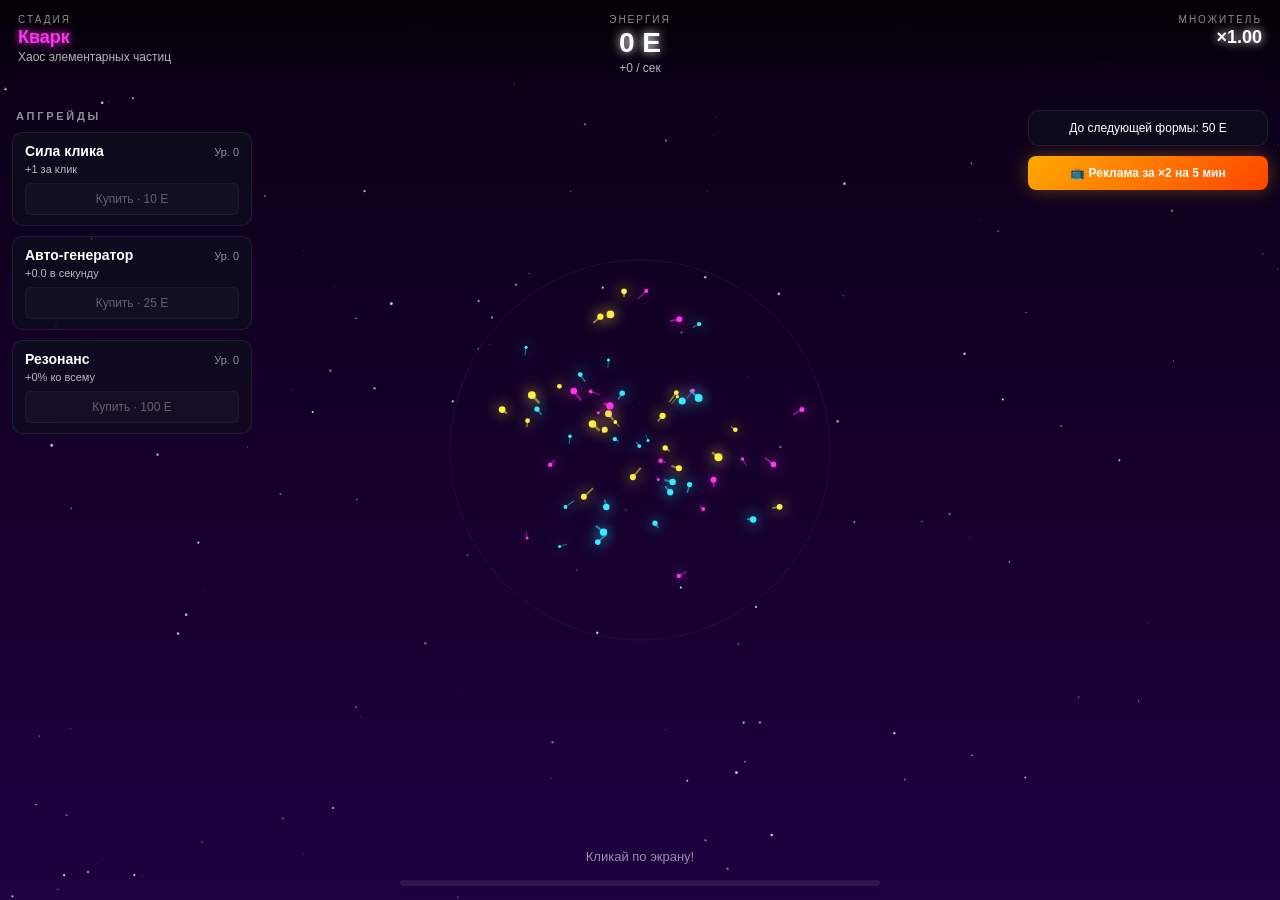
<file: index.html>
<!DOCTYPE html>
<html lang="ru">
<head>
<meta charset="UTF-8">
<meta name="viewport" content="width=device-width, initial-scale=1.0, user-scalable=no, viewport-fit=cover">
<meta name="theme-color" content="#000000">
<title>Вселенная — Idle Evolution</title>
<link rel="stylesheet" href="style.css">
<script src="https://yandex.ru/games/sdk/v2"></script>
</head>
<body>
<canvas id="game"></canvas>

<div id="hud">
  <div id="topbar">
    <div class="top-cell">
      <div class="label">Стадия</div>
      <div id="stage-name" class="value">Кварк</div>
      <div id="stage-desc" class="sub">Хаос элементарных частиц</div>
    </div>
    <div class="top-cell center">
      <div class="label">Энергия</div>
      <div id="energy" class="value big">0</div>
      <div id="rate" class="sub">+0 / сек</div>
    </div>
    <div class="top-cell right">
      <div class="label">Множитель</div>
      <div id="multiplier" class="value">×1.00</div>
      <div id="booster" class="sub hidden">×2 бустер: 5:00</div>
    </div>
  </div>

  <div id="leftpanel">
    <h3>Апгрейды</h3>
    <div class="upgrade" data-type="click">
      <div class="u-head">
        <span class="u-name">Сила клика</span>
        <span class="u-level">Ур. 0</span>
      </div>
      <div class="u-effect">+1 за клик</div>
      <button class="u-buy">Купить · 10 E</button>
    </div>
    <div class="upgrade" data-type="auto">
      <div class="u-head">
        <span class="u-name">Авто-генератор</span>
        <span class="u-level">Ур. 0</span>
      </div>
      <div class="u-effect">+0.5 в секунду</div>
      <button class="u-buy">Купить · 25 E</button>
    </div>
    <div class="upgrade" data-type="mult">
      <div class="u-head">
        <span class="u-name">Резонанс</span>
        <span class="u-level">Ур. 0</span>
      </div>
      <div class="u-effect">+10% ко всему</div>
      <button class="u-buy">Купить · 100 E</button>
    </div>
  </div>

  <div id="rightpanel">
    <div id="advance-panel" class="hidden">
      <div class="adv-title">⚡ ЭВОЛЮЦИЯ ⚡</div>
      <div id="advance-target">→ Атом</div>
      <button id="advance-btn">Перейти на следующую форму</button>
      <div class="adv-hint">+50% к множителю навсегда</div>
    </div>
    <div id="advance-cost-info">До следующей формы: 50 E</div>
    <button id="rewarded-btn">📺 Реклама за ×2 на 5 мин</button>
    <div id="ad-status" class="sub"></div>
  </div>

  <div id="stage-progress">
    <div id="stage-progress-fill"></div>
  </div>

  <div id="hint" class="hint">Кликай по экрану!</div>
</div>

<div id="transition-text" class="hidden"></div>

<script src="js/state.js"></script>
<script src="js/stages.js"></script>
<script src="js/audio.js"></script>
<script src="js/render.js"></script>
<script src="js/yandex.js"></script>
<script src="js/ui.js"></script>
<script src="js/main.js"></script>
</body>
</html>
</file>
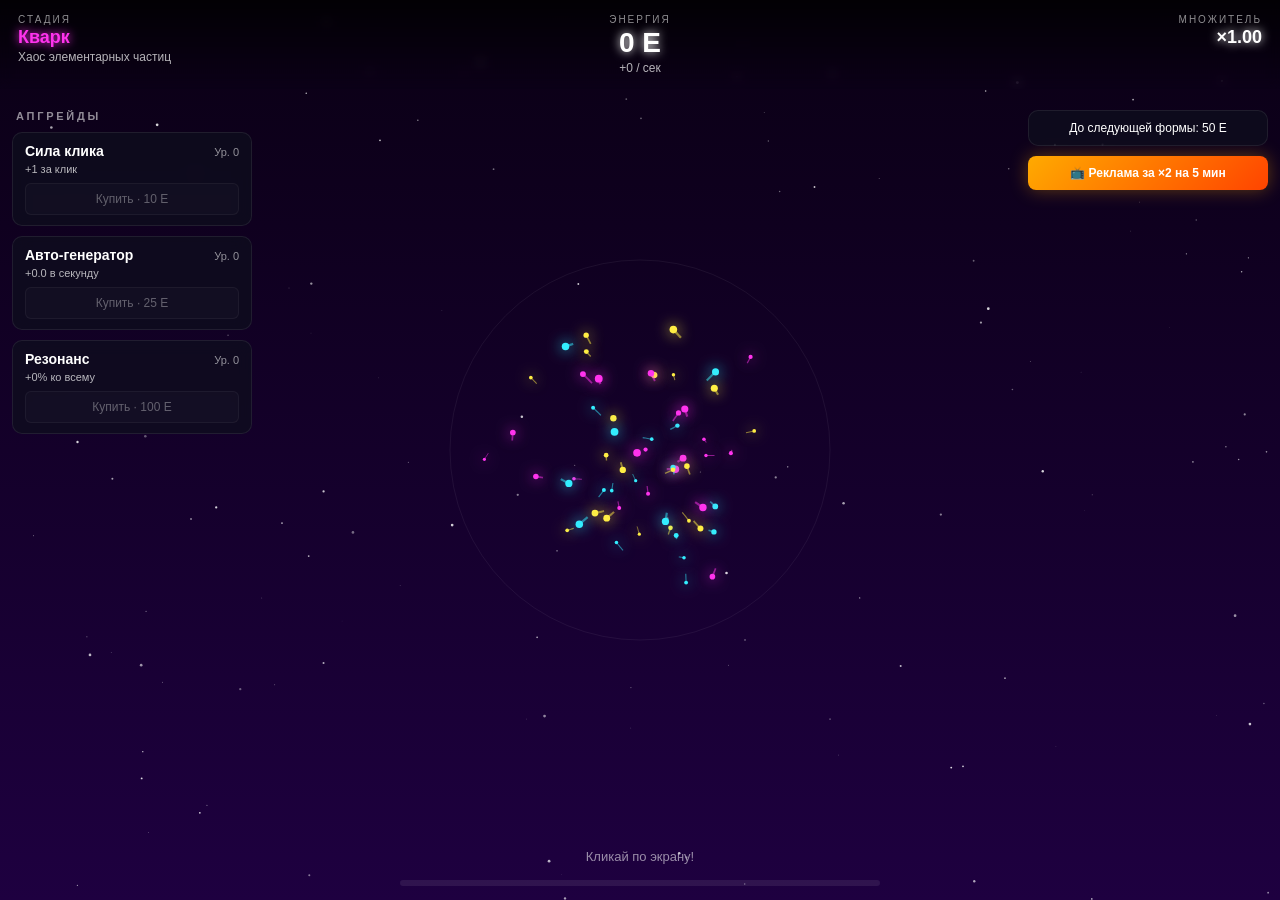
<file: demo.html>
<!DOCTYPE html>
<html lang="ru">
<head>
<meta charset="UTF-8">
<meta name="viewport" content="width=device-width, initial-scale=1.0, user-scalable=no, viewport-fit=cover">
<meta name="theme-color" content="#000000">
<title>Вселенная — Idle Evolution</title>
<style>
* { box-sizing: border-box; margin: 0; padding: 0; }

html, body {
  width: 100%;
  height: 100%;
  overflow: hidden;
  background: #000;
  color: #fff;
  font-family: -apple-system, BlinkMacSystemFont, "Segoe UI", Roboto, "Helvetica Neue", Arial, sans-serif;
  user-select: none;
  -webkit-user-select: none;
  -webkit-tap-highlight-color: transparent;
  touch-action: manipulation;
}

#game {
  position: fixed;
  inset: 0;
  width: 100vw;
  height: 100vh;
  display: block;
  z-index: 0;
}

#hud {
  position: fixed;
  inset: 0;
  z-index: 10;
  pointer-events: none;
}

#topbar, #leftpanel, #rightpanel { pointer-events: auto; }

#topbar {
  position: absolute;
  top: 0;
  left: 0;
  right: 0;
  display: grid;
  grid-template-columns: 1fr 1fr 1fr;
  gap: 12px;
  padding: 14px 18px;
  background: linear-gradient(180deg, rgba(0,0,0,0.78), rgba(0,0,0,0.0));
  backdrop-filter: blur(6px);
  -webkit-backdrop-filter: blur(6px);
}

.top-cell {
  display: flex;
  flex-direction: column;
  gap: 2px;
}
.top-cell.center { align-items: center; text-align: center; }
.top-cell.right { align-items: flex-end; text-align: right; }

.label {
  font-size: 10px;
  letter-spacing: 0.2em;
  text-transform: uppercase;
  opacity: 0.55;
}
.value {
  font-size: 18px;
  font-weight: 600;
  text-shadow: 0 0 10px currentColor;
}
.value.big { font-size: 28px; }
.sub {
  font-size: 12px;
  opacity: 0.7;
}

#leftpanel {
  position: absolute;
  left: 12px;
  top: 110px;
  width: 240px;
  display: flex;
  flex-direction: column;
  gap: 10px;
}
#leftpanel h3 {
  font-size: 11px;
  letter-spacing: 0.25em;
  text-transform: uppercase;
  opacity: 0.55;
  padding-left: 4px;
}

.upgrade {
  background: rgba(15, 15, 30, 0.72);
  border: 1px solid rgba(255, 255, 255, 0.08);
  border-radius: 10px;
  padding: 10px 12px;
  backdrop-filter: blur(8px);
  -webkit-backdrop-filter: blur(8px);
  transition: border-color 0.2s, transform 0.1s;
}
.upgrade:hover { border-color: rgba(255,255,255,0.18); }

.u-head {
  display: flex;
  justify-content: space-between;
  align-items: baseline;
  margin-bottom: 4px;
}
.u-name { font-size: 14px; font-weight: 600; }
.u-level { font-size: 11px; opacity: 0.55; }
.u-effect { font-size: 11px; opacity: 0.7; margin-bottom: 8px; }

.u-buy {
  width: 100%;
  padding: 8px 10px;
  border: 1px solid rgba(255,255,255,0.15);
  background: rgba(255,255,255,0.05);
  color: #fff;
  font-size: 12px;
  font-weight: 500;
  border-radius: 6px;
  cursor: pointer;
  transition: all 0.15s;
  font-family: inherit;
}
.u-buy:hover:not(:disabled) {
  background: rgba(255,255,255,0.15);
  border-color: rgba(255,255,255,0.4);
}
.u-buy:active:not(:disabled) { transform: scale(0.97); }
.u-buy:disabled {
  opacity: 0.35;
  cursor: not-allowed;
}
.u-buy.affordable {
  background: rgba(120, 200, 255, 0.18);
  border-color: rgba(120, 200, 255, 0.5);
  box-shadow: 0 0 16px rgba(120, 200, 255, 0.25);
}

#rightpanel {
  position: absolute;
  right: 12px;
  top: 110px;
  width: 240px;
  display: flex;
  flex-direction: column;
  gap: 10px;
  align-items: stretch;
}

#advance-panel {
  background: rgba(60, 0, 80, 0.5);
  border: 1px solid rgba(255, 100, 255, 0.4);
  border-radius: 12px;
  padding: 14px;
  text-align: center;
  box-shadow: 0 0 24px rgba(255, 100, 255, 0.3);
  animation: pulseGlow 1.6s ease-in-out infinite;
}
@keyframes pulseGlow {
  0%,100% { box-shadow: 0 0 18px rgba(255, 100, 255, 0.25); }
  50% { box-shadow: 0 0 38px rgba(255, 100, 255, 0.55); }
}

.adv-title {
  font-size: 13px;
  letter-spacing: 0.2em;
  font-weight: 700;
  margin-bottom: 4px;
}
#advance-target {
  font-size: 16px;
  font-weight: 600;
  margin-bottom: 10px;
}
#advance-btn {
  width: 100%;
  padding: 10px;
  background: linear-gradient(135deg, #ff44ff, #6644ff);
  border: none;
  color: #fff;
  font-size: 13px;
  font-weight: 600;
  border-radius: 8px;
  cursor: pointer;
  font-family: inherit;
  transition: transform 0.1s;
}
#advance-btn:hover { transform: scale(1.03); }
#advance-btn:active { transform: scale(0.97); }
.adv-hint { font-size: 11px; opacity: 0.7; margin-top: 6px; }

#advance-cost-info {
  background: rgba(15, 15, 30, 0.72);
  border: 1px solid rgba(255,255,255,0.08);
  border-radius: 10px;
  padding: 10px 12px;
  font-size: 12px;
  text-align: center;
  backdrop-filter: blur(8px);
  -webkit-backdrop-filter: blur(8px);
}

#rewarded-btn {
  background: linear-gradient(135deg, #ffaa00, #ff4400);
  border: none;
  color: #fff;
  padding: 10px 12px;
  border-radius: 8px;
  font-size: 12px;
  font-weight: 600;
  cursor: pointer;
  font-family: inherit;
  box-shadow: 0 0 18px rgba(255, 170, 0, 0.35);
  transition: transform 0.1s, box-shadow 0.2s;
}
#rewarded-btn:hover { transform: scale(1.03); box-shadow: 0 0 24px rgba(255, 170, 0, 0.55); }
#rewarded-btn:active { transform: scale(0.97); }
#rewarded-btn:disabled { opacity: 0.4; cursor: not-allowed; box-shadow: none; }

#ad-status {
  text-align: center;
  min-height: 16px;
  font-size: 11px;
}

#stage-progress {
  position: absolute;
  bottom: 14px;
  left: 50%;
  transform: translateX(-50%);
  width: min(70%, 480px);
  height: 6px;
  background: rgba(255,255,255,0.08);
  border-radius: 3px;
  overflow: hidden;
}
#stage-progress-fill {
  height: 100%;
  width: 0%;
  background: linear-gradient(90deg, #44ddff, #ff44ff);
  box-shadow: 0 0 12px rgba(255,100,255,0.6);
  transition: width 0.2s linear;
}

.hint {
  position: absolute;
  bottom: 36px;
  left: 50%;
  transform: translateX(-50%);
  font-size: 13px;
  opacity: 0.55;
  pointer-events: none;
  animation: hintPulse 2s ease-in-out infinite;
}
@keyframes hintPulse {
  0%,100% { opacity: 0.4; }
  50% { opacity: 0.8; }
}

#transition-text {
  position: fixed;
  top: 50%;
  left: 50%;
  transform: translate(-50%, -50%);
  font-size: 56px;
  font-weight: 700;
  letter-spacing: 0.05em;
  text-shadow: 0 0 30px currentColor, 0 0 60px currentColor;
  z-index: 100;
  pointer-events: none;
  text-align: center;
}
#transition-text .sub {
  display: block;
  font-size: 16px;
  letter-spacing: 0.3em;
  opacity: 0.7;
  margin-top: 14px;
  text-transform: uppercase;
  font-weight: 400;
}

.hidden { display: none !important; }

@media (max-width: 720px) {
  #topbar { padding: 10px; gap: 6px; }
  .value { font-size: 14px; }
  .value.big { font-size: 22px; }
  .label { font-size: 9px; }
  .sub { font-size: 10px; }

  #leftpanel { width: 160px; top: 96px; left: 8px; }
  #rightpanel { width: 160px; top: 96px; right: 8px; }
  .upgrade { padding: 8px; }
  .u-name { font-size: 12px; }
  .u-buy { font-size: 11px; padding: 6px 8px; }
  #advance-panel { padding: 10px; }
  #advance-btn { font-size: 12px; padding: 8px; }
  #rewarded-btn { font-size: 11px; padding: 8px; }
  #transition-text { font-size: 36px; }
  #transition-text .sub { font-size: 12px; }
}

</style>
</head>
<body>
<canvas id="game"></canvas>

<div id="hud">
  <div id="topbar">
    <div class="top-cell">
      <div class="label">Стадия</div>
      <div id="stage-name" class="value">Кварк</div>
      <div id="stage-desc" class="sub">Хаос элементарных частиц</div>
    </div>
    <div class="top-cell center">
      <div class="label">Энергия</div>
      <div id="energy" class="value big">0</div>
      <div id="rate" class="sub">+0 / сек</div>
    </div>
    <div class="top-cell right">
      <div class="label">Множитель</div>
      <div id="multiplier" class="value">×1.00</div>
      <div id="booster" class="sub hidden">×2 бустер: 5:00</div>
    </div>
  </div>

  <div id="leftpanel">
    <h3>Апгрейды</h3>
    <div class="upgrade" data-type="click">
      <div class="u-head">
        <span class="u-name">Сила клика</span>
        <span class="u-level">Ур. 0</span>
      </div>
      <div class="u-effect">+1 за клик</div>
      <button class="u-buy">Купить · 10 E</button>
    </div>
    <div class="upgrade" data-type="auto">
      <div class="u-head">
        <span class="u-name">Авто-генератор</span>
        <span class="u-level">Ур. 0</span>
      </div>
      <div class="u-effect">+0.5 в секунду</div>
      <button class="u-buy">Купить · 25 E</button>
    </div>
    <div class="upgrade" data-type="mult">
      <div class="u-head">
        <span class="u-name">Резонанс</span>
        <span class="u-level">Ур. 0</span>
      </div>
      <div class="u-effect">+10% ко всему</div>
      <button class="u-buy">Купить · 100 E</button>
    </div>
  </div>

  <div id="rightpanel">
    <div id="advance-panel" class="hidden">
      <div class="adv-title">⚡ ЭВОЛЮЦИЯ ⚡</div>
      <div id="advance-target">→ Атом</div>
      <button id="advance-btn">Перейти на следующую форму</button>
      <div class="adv-hint">+50% к множителю навсегда</div>
    </div>
    <div id="advance-cost-info">До следующей формы: 50 E</div>
    <button id="rewarded-btn">📺 Реклама за ×2 на 5 мин</button>
    <div id="ad-status" class="sub"></div>
  </div>

  <div id="stage-progress">
    <div id="stage-progress-fill"></div>
  </div>

  <div id="hint" class="hint">Кликай по экрану!</div>
</div>

<div id="transition-text" class="hidden"></div>

<script>
// ===== js/state.js =====
// Состояние игры и формулы.
const State = {
  energy: 0,
  totalEnergy: 0,
  stage: 0,
  upgrades: { click: 0, auto: 0, mult: 0 },
  multiplier: 1,           // Постоянный множитель от эволюций
  boosterEndTime: 0,       // performance.now() мс
  transitioning: false,
  transitionStart: 0,
  transitionFromStage: 0,
  clickFx: [],             // Всплывающие "+N" числа после клика
};

const UPGRADE_DEFS = {
  click: {
    name: 'Сила клика',
    baseCost: 10,
    growth: 1.15,
    effect: lvl => `+${lvl + 1} за клик`,
  },
  auto: {
    name: 'Авто-генератор',
    baseCost: 25,
    growth: 1.18,
    effect: lvl => `+${(lvl * 0.5).toFixed(1)} в секунду`,
  },
  mult: {
    name: 'Резонанс',
    baseCost: 100,
    growth: 1.30,
    effect: lvl => `+${lvl * 10}% ко всему`,
  },
};

function clickPower() {
  return (1 + State.upgrades.click) * totalMultiplier();
}

function autoRate() {
  return State.upgrades.auto * 0.5 * totalMultiplier();
}

function totalMultiplier() {
  const upgradeMult = 1 + State.upgrades.mult * 0.1;
  const booster = isBoosterActive() ? 2 : 1;
  return upgradeMult * State.multiplier * booster;
}

function isBoosterActive() {
  return performance.now() < State.boosterEndTime;
}

function boosterRemainingMs() {
  return Math.max(0, State.boosterEndTime - performance.now());
}

function upgradeCost(type) {
  const def = UPGRADE_DEFS[type];
  return Math.floor(def.baseCost * Math.pow(def.growth, State.upgrades[type]));
}

function buyUpgrade(type) {
  const cost = upgradeCost(type);
  if (State.energy < cost) return false;
  State.energy -= cost;
  State.upgrades[type]++;
  Audio.playUpgrade();
  return true;
}

function advanceCost() {
  return STAGES[State.stage].advanceCost;
}

function canAdvance() {
  return State.stage < STAGES.length - 1 && State.energy >= advanceCost();
}

function startAdvance() {
  if (!canAdvance() || State.transitioning) return false;
  State.energy -= advanceCost();
  State.transitioning = true;
  State.transitionStart = performance.now();
  State.transitionFromStage = State.stage;
  Audio.playTransition();
  return true;
}

function completeAdvance() {
  State.stage++;
  State.multiplier *= 1.5;
  Audio.onStageChange(State.stage);
  Render.onStageEnter(State.stage);
}

function endTransition() {
  State.transitioning = false;
}

function doClick(x, y) {
  if (State.transitioning) return;
  const gain = clickPower();
  State.energy += gain;
  State.totalEnergy += gain;
  Audio.playClick();
  State.clickFx.push({
    x, y,
    text: '+' + fmtNum(gain),
    life: 1.0,
    vy: -40,
    color: STAGES[State.stage].palette.main,
  });
  Render.onClick(x, y);
}

function tick(dt) {
  if (State.transitioning) return;
  const gain = autoRate() * dt;
  if (gain > 0) {
    State.energy += gain;
    State.totalEnergy += gain;
  }
  // Обновление всплывающих чисел
  for (let i = State.clickFx.length - 1; i >= 0; i--) {
    const f = State.clickFx[i];
    f.life -= dt * 1.4;
    f.y += f.vy * dt;
    if (f.life <= 0) State.clickFx.splice(i, 1);
  }
}

const SUFFIXES = ['', 'K', 'M', 'B', 'T', 'Qa', 'Qi', 'Sx', 'Sp', 'Oc', 'No', 'Dc'];
function fmtNum(n) {
  if (!isFinite(n)) return '∞';
  if (n < 0.01) return '0';
  if (n < 1000) {
    if (Number.isInteger(n)) return n.toString();
    return parseFloat(n.toFixed(2)).toString();
  }
  let i = 0;
  while (n >= 1000 && i < SUFFIXES.length - 1) { n /= 1000; i++; }
  return n.toFixed(2) + SUFFIXES[i];
}

function fmtTime(ms) {
  const s = Math.ceil(ms / 1000);
  const m = Math.floor(s / 60);
  const r = s % 60;
  return m + ':' + (r < 10 ? '0' : '') + r;
}

// ===== js/stages.js =====
// Описания стадий эволюции. Стоимость — энергия для перехода НА следующую стадию.
const STAGES = [
  {
    name: 'Кварк',
    desc: 'Хаос элементарных частиц',
    advanceCost: 50,
    palette: {
      bg1: '#0a0014', bg2: '#1e0040',
      main: '#ff33ee', accent: '#33eeff', extra: '#ffee44',
      glow: '#ff66ff',
    },
    audio: { fundamental: 55, harmonics: [1.0, 1.5, 2.5] },
  },
  {
    name: 'Атом',
    desc: 'Электроны вокруг ядра',
    advanceCost: 600,
    palette: {
      bg1: '#000820', bg2: '#001a48',
      main: '#3388ff', accent: '#66ddff', extra: '#ffffff',
      glow: '#aaccff',
    },
    audio: { fundamental: 65, harmonics: [1.0, 2.0, 3.0] },
  },
  {
    name: 'Молекула',
    desc: 'Связи между атомами',
    advanceCost: 7000,
    palette: {
      bg1: '#001a14', bg2: '#003428',
      main: '#22ffaa', accent: '#00ddcc', extra: '#aaffee',
      glow: '#66ffcc',
    },
    audio: { fundamental: 73, harmonics: [1.0, 1.25, 2.0] },
  },
  {
    name: 'Клетка',
    desc: 'Первая жизнь',
    advanceCost: 80000,
    palette: {
      bg1: '#1a0010', bg2: '#3a0020',
      main: '#ff4488', accent: '#ff9966', extra: '#ffaacc',
      glow: '#ff77aa',
    },
    audio: { fundamental: 87, harmonics: [1.0, 1.33, 1.66] },
  },
  {
    name: 'Существо',
    desc: 'Сложный организм',
    advanceCost: 1000000,
    palette: {
      bg1: '#0a1800', bg2: '#1a3400',
      main: '#aaff44', accent: '#ffdd22', extra: '#ddff88',
      glow: '#ccff66',
    },
    audio: { fundamental: 98, harmonics: [1.0, 1.5, 2.25] },
  },
  {
    name: 'Планета',
    desc: 'Мир с лунами',
    advanceCost: 12000000,
    palette: {
      bg1: '#000810', bg2: '#00182c',
      main: '#3399ff', accent: '#ffffff', extra: '#88ccff',
      glow: '#aaddff',
    },
    audio: { fundamental: 110, harmonics: [1.0, 2.0, 3.5] },
  },
  {
    name: 'Звезда',
    desc: 'Термоядерный пульсар',
    advanceCost: 150000000,
    palette: {
      bg1: '#180600', bg2: '#2e1000',
      main: '#ffaa00', accent: '#ffff66', extra: '#ff5511',
      glow: '#ffcc44',
    },
    audio: { fundamental: 130, harmonics: [1.0, 1.5, 2.5, 4.0] },
  },
  {
    name: 'Галактика',
    desc: 'Миллиарды звёзд',
    advanceCost: 2000000000,
    palette: {
      bg1: '#08001a', bg2: '#1a0036',
      main: '#cc88ff', accent: '#ffddff', extra: '#66aaff',
      glow: '#bb99ff',
    },
    audio: { fundamental: 146, harmonics: [1.0, 1.25, 1.5, 2.0] },
  },
  {
    name: 'Вселенная',
    desc: 'Космическая паутина',
    advanceCost: 25000000000,
    palette: {
      bg1: '#000005', bg2: '#0a0a20',
      main: '#ffcc44', accent: '#ffffff', extra: '#aa88ff',
      glow: '#ffddaa',
    },
    audio: { fundamental: 165, harmonics: [1.0, 1.5, 2.0, 3.0, 4.0] },
  },
  {
    name: 'Мультивселенная',
    desc: 'Параллельные пузыри',
    advanceCost: Infinity,
    palette: {
      bg1: '#000000', bg2: '#0e0028',
      main: '#ffffff', accent: '#ff44ff', extra: '#44ffff',
      glow: '#ffffff',
    },
    audio: { fundamental: 196, harmonics: [1.0, 1.333, 1.5, 1.666, 2.0] },
  },
];

// ===== js/audio.js =====
// Web Audio: генеративный амбиент по стадиям + клик + переход.
const Audio = (() => {
  let ctx = null;
  let masterGain = null;
  let ambientGain = null;
  let ambientNodes = [];   // {osc, gain, lfo, lfoGain}
  let started = false;
  let muted = false;

  function init() {
    if (ctx) return;
    try {
      const Ctx = window.AudioContext || window.webkitAudioContext;
      if (!Ctx) return;
      ctx = new Ctx();
      masterGain = ctx.createGain();
      masterGain.gain.value = 0.5;
      masterGain.connect(ctx.destination);

      ambientGain = ctx.createGain();
      ambientGain.gain.value = 0;
      ambientGain.connect(masterGain);
    } catch (e) {
      ctx = null;
    }
  }

  function start() {
    if (started || !ctx) return;
    started = true;
    if (ctx.state === 'suspended') ctx.resume();
    setStageAmbient(State.stage);
    fadeAmbient(0.22, 1.5);
  }

  function fadeAmbient(target, sec) {
    if (!ambientGain) return;
    const now = ctx.currentTime;
    ambientGain.gain.cancelScheduledValues(now);
    ambientGain.gain.setValueAtTime(ambientGain.gain.value, now);
    ambientGain.gain.linearRampToValueAtTime(muted ? 0 : target, now + sec);
  }

  function stopAmbient() {
    for (const n of ambientNodes) {
      try {
        n.osc.stop(ctx.currentTime + 1.4);
        if (n.lfo) n.lfo.stop(ctx.currentTime + 1.4);
        n.gain.gain.cancelScheduledValues(ctx.currentTime);
        n.gain.gain.linearRampToValueAtTime(0, ctx.currentTime + 1.2);
      } catch (e) {}
    }
    ambientNodes = [];
  }

  function setStageAmbient(stageIdx) {
    if (!ctx) return;
    stopAmbient();
    const stage = STAGES[stageIdx];
    const f = stage.audio.fundamental;
    const harmonics = stage.audio.harmonics;
    const wave = stageIdx < 3 ? 'sawtooth' : stageIdx < 6 ? 'triangle' : 'sine';

    harmonics.forEach((h, i) => {
      const osc = ctx.createOscillator();
      osc.type = wave;
      osc.frequency.value = f * h;
      osc.detune.value = (Math.random() - 0.5) * 12;

      const g = ctx.createGain();
      g.gain.value = 0;
      const target = 0.18 / Math.sqrt(harmonics.length) / (1 + i * 0.4);
      g.gain.linearRampToValueAtTime(target, ctx.currentTime + 1.5);

      // Низкий фильтр
      const filter = ctx.createBiquadFilter();
      filter.type = 'lowpass';
      filter.frequency.value = 800 + stageIdx * 120;
      filter.Q.value = 1.2;

      // Медленный LFO на амплитуду
      const lfo = ctx.createOscillator();
      lfo.frequency.value = 0.08 + Math.random() * 0.15;
      const lfoGain = ctx.createGain();
      lfoGain.gain.value = target * 0.35;
      lfo.connect(lfoGain);
      lfoGain.connect(g.gain);

      osc.connect(filter);
      filter.connect(g);
      g.connect(ambientGain);

      osc.start();
      lfo.start();
      ambientNodes.push({ osc, gain: g, lfo, lfoGain });
    });
  }

  function onStageChange(stageIdx) {
    if (!ctx || !started) return;
    setStageAmbient(stageIdx);
  }

  function playClick() {
    if (!ctx || !started) return;
    const t = ctx.currentTime;
    const osc = ctx.createOscillator();
    osc.type = 'triangle';
    const stage = STAGES[State.stage];
    const f = stage.audio.fundamental * 4;
    osc.frequency.setValueAtTime(f * (1 + Math.random() * 0.3), t);
    osc.frequency.exponentialRampToValueAtTime(f * 0.5, t + 0.12);

    const g = ctx.createGain();
    g.gain.setValueAtTime(0, t);
    g.gain.linearRampToValueAtTime(0.12, t + 0.005);
    g.gain.exponentialRampToValueAtTime(0.0001, t + 0.18);

    osc.connect(g);
    g.connect(masterGain);
    osc.start(t);
    osc.stop(t + 0.2);
  }

  function playUpgrade() {
    if (!ctx || !started) return;
    const t = ctx.currentTime;
    [1, 1.5, 2].forEach((mult, i) => {
      const osc = ctx.createOscillator();
      osc.type = 'sine';
      const f = 440 * mult;
      osc.frequency.setValueAtTime(f, t + i * 0.06);
      const g = ctx.createGain();
      g.gain.setValueAtTime(0, t + i * 0.06);
      g.gain.linearRampToValueAtTime(0.08, t + i * 0.06 + 0.01);
      g.gain.exponentialRampToValueAtTime(0.0001, t + i * 0.06 + 0.3);
      osc.connect(g);
      g.connect(masterGain);
      osc.start(t + i * 0.06);
      osc.stop(t + i * 0.06 + 0.32);
    });
  }

  function playTransition() {
    if (!ctx || !started) return;
    const t = ctx.currentTime;

    // Восходящий sweep
    const osc = ctx.createOscillator();
    osc.type = 'sawtooth';
    osc.frequency.setValueAtTime(80, t);
    osc.frequency.exponentialRampToValueAtTime(1200, t + 2.4);

    const filter = ctx.createBiquadFilter();
    filter.type = 'lowpass';
    filter.frequency.setValueAtTime(400, t);
    filter.frequency.exponentialRampToValueAtTime(6000, t + 2.4);
    filter.Q.value = 8;

    const g = ctx.createGain();
    g.gain.setValueAtTime(0, t);
    g.gain.linearRampToValueAtTime(0.18, t + 0.3);
    g.gain.linearRampToValueAtTime(0.0, t + 2.6);

    osc.connect(filter);
    filter.connect(g);
    g.connect(masterGain);
    osc.start(t);
    osc.stop(t + 2.7);

    // "Колокол" в середине
    [1, 1.5, 2, 3].forEach((m, i) => {
      const o = ctx.createOscillator();
      o.type = 'sine';
      o.frequency.value = 440 * m;
      const og = ctx.createGain();
      og.gain.setValueAtTime(0, t + 1.4);
      og.gain.linearRampToValueAtTime(0.08 / (i + 1), t + 1.42);
      og.gain.exponentialRampToValueAtTime(0.0001, t + 3.0);
      o.connect(og);
      og.connect(masterGain);
      o.start(t + 1.4);
      o.stop(t + 3.1);
    });
  }

  function setMuted(m) {
    muted = m;
    if (!ctx) return;
    masterGain.gain.cancelScheduledValues(ctx.currentTime);
    masterGain.gain.linearRampToValueAtTime(m ? 0 : 0.5, ctx.currentTime + 0.3);
  }

  function isMuted() { return muted; }

  return { init, start, onStageChange, playClick, playUpgrade, playTransition, setMuted, isMuted };
})();

// ===== js/render.js =====
// Canvas рендер: фон, сцена стадии, переход, эффекты клика.
const Render = (() => {
  let canvas, ctx;
  let w = 0, h = 0, dpr = 1;
  let stars = [];                // Фоновое звёздное поле
  let stageDataCache = {};       // idx -> состояние сцены (кэшируется отдельно для каждой стадии)
  let clickRipples = [];         // Круги при клике

  function init() {
    canvas = document.getElementById('game');
    ctx = canvas.getContext('2d');
    resize();
    window.addEventListener('resize', resize);
    initStars();
    onStageEnter(State.stage);
  }

  function resize() {
    dpr = Math.min(window.devicePixelRatio || 1, 2);
    w = window.innerWidth;
    h = window.innerHeight;
    canvas.width = Math.floor(w * dpr);
    canvas.height = Math.floor(h * dpr);
    canvas.style.width = w + 'px';
    canvas.style.height = h + 'px';
    ctx.setTransform(dpr, 0, 0, dpr, 0, 0);
  }

  function initStars() {
    stars = [];
    const n = 140;
    for (let i = 0; i < n; i++) {
      stars.push({
        x: Math.random(),
        y: Math.random(),
        r: Math.random() * 1.2 + 0.2,
        twinkle: Math.random() * Math.PI * 2,
        speed: 0.4 + Math.random() * 1.4,
      });
    }
  }

  // Инициализация специфичных для стадии данных
  function buildStageData(idx) {
    const data = { idx };
    switch (idx) {
      case 0: // Кварк — хаос частиц
        data.particles = [];
        for (let i = 0; i < 60; i++) {
          const a = Math.random() * Math.PI * 2;
          const r = Math.random() * 140;
          data.particles.push({
            x: Math.cos(a) * r, y: Math.sin(a) * r,
            vx: (Math.random() - 0.5) * 160,
            vy: (Math.random() - 0.5) * 160,
            r: 1.5 + Math.random() * 2.5,
            colorIdx: Math.floor(Math.random() * 3),
            trail: [],
          });
        }
        break;
      case 1: // Атом — электроны на орбитах
        data.electrons = [];
        for (let i = 0; i < 3; i++) {
          data.electrons.push({
            a: 80 + i * 35,
            b: 50 + i * 20,
            angle: i * 2.094,
            tilt: i * 1.04,
            speed: 1.8 - i * 0.4,
          });
        }
        break;
      case 2: // Молекула — связанные атомы
        data.atoms = [];
        const N = 5;
        for (let i = 0; i < N; i++) {
          const a = (i / N) * Math.PI * 2;
          data.atoms.push({
            ox: Math.cos(a) * 110,
            oy: Math.sin(a) * 110,
            wobble: Math.random() * Math.PI * 2,
            r: 14 + Math.random() * 6,
          });
        }
        data.atoms.push({ ox: 0, oy: 0, wobble: 0, r: 22 });
        break;
      case 3: // Клетка — пульсирующий организм
        data.organelles = [];
        for (let i = 0; i < 8; i++) {
          const a = Math.random() * Math.PI * 2;
          const r = Math.random() * 60;
          data.organelles.push({
            x: Math.cos(a) * r, y: Math.sin(a) * r,
            r: 4 + Math.random() * 8,
            phase: Math.random() * Math.PI * 2,
            drift: Math.random() * Math.PI * 2,
          });
        }
        data.membranePoints = 32;
        break;
      case 4: // Существо
        data.path = []; // путь движения
        data.tail = []; // волна хвоста
        for (let i = 0; i < 8; i++) data.tail.push(0);
        break;
      case 5: // Планета
        data.cloudOffset = 0;
        data.moonAngle = 0;
        break;
      case 6: // Звезда
        data.prominences = [];
        for (let i = 0; i < 8; i++) {
          data.prominences.push({
            angle: (i / 8) * Math.PI * 2,
            length: 60 + Math.random() * 80,
            phase: Math.random() * Math.PI * 2,
          });
        }
        break;
      case 7: { // Галактика
        data.galaxyParticles = [];
        const arms = 3;
        for (let i = 0; i < 320; i++) {
          const arm = i % arms;
          const t = Math.random();
          const r = Math.pow(t, 0.7) * 230;
          const baseA = arm * (Math.PI * 2 / arms) + Math.pow(t, 0.5) * 4.5;
          const jitter = (Math.random() - 0.5) * 0.5;
          data.galaxyParticles.push({
            r,
            a: baseA + jitter,
            size: 0.5 + Math.random() * 1.8,
            brightness: 0.4 + Math.random() * 0.6,
          });
        }
        break;
      }
      case 8: { // Вселенная — сетка мини-галактик
        data.cells = [];
        for (let row = -1; row <= 1; row++) {
          for (let col = -1; col <= 1; col++) {
            data.cells.push({
              x: col * 140, y: row * 110,
              rot: Math.random() * Math.PI * 2,
              speed: 0.2 + Math.random() * 0.4,
            });
          }
        }
        data.webPoints = [];
        for (let i = 0; i < 60; i++) {
          data.webPoints.push({
            x: (Math.random() - 0.5) * 500,
            y: (Math.random() - 0.5) * 400,
            phase: Math.random() * Math.PI * 2,
          });
        }
        break;
      }
      case 9: { // Мультивселенная — пузыри
        data.bubbles = [];
        for (let i = 0; i < 6; i++) {
          data.bubbles.push({
            x: (Math.random() - 0.5) * 320,
            y: (Math.random() - 0.5) * 220,
            r: 50 + Math.random() * 50,
            phase: Math.random() * Math.PI * 2,
            driftA: Math.random() * Math.PI * 2,
            hue: Math.random() * 360,
          });
        }
        break;
      }
    }
    return data;
  }

  function getStageData(idx) {
    if (!stageDataCache[idx]) stageDataCache[idx] = buildStageData(idx);
    return stageDataCache[idx];
  }

  function onStageEnter(idx) {
    stageDataCache[idx] = buildStageData(idx);
  }

  function onClick(x, y) {
    clickRipples.push({ x, y, r: 0, life: 1.0, color: STAGES[State.stage].palette.main });
  }

  // ---- Главный цикл рендера ----
  let lastT = performance.now();
  function frame(nowMs) {
    const now = nowMs || performance.now();
    const dt = Math.min(0.05, (now - lastT) / 1000);
    lastT = now;

    drawBackground(now);
    drawStars(now / 1000);

    if (State.transitioning) {
      drawTransition(now);
    } else {
      drawStage(State.stage, now / 1000, 1.0);
    }

    drawClickRipples(dt);
    drawClickFx();
  }

  function drawBackground(now) {
    const pal = STAGES[State.stage].palette;
    const g = ctx.createLinearGradient(0, 0, 0, h);
    g.addColorStop(0, pal.bg1);
    g.addColorStop(1, pal.bg2);
    ctx.fillStyle = g;
    ctx.fillRect(0, 0, w, h);
  }

  function drawStars(t) {
    ctx.save();
    for (const s of stars) {
      const tw = 0.5 + 0.5 * Math.sin(t * s.speed + s.twinkle);
      ctx.globalAlpha = 0.35 + 0.5 * tw;
      ctx.fillStyle = '#ffffff';
      ctx.beginPath();
      ctx.arc(s.x * w, s.y * h, s.r, 0, Math.PI * 2);
      ctx.fill();
    }
    ctx.restore();
  }

  // ---- Переход между стадиями ----
  const TRANSITION_MS = 2800;
  function drawTransition(now) {
    const elapsed = now - State.transitionStart;
    const p = Math.min(1, elapsed / TRANSITION_MS);

    // На середине переключаем стадию
    if (p >= 0.5 && State.stage === State.transitionFromStage) {
      completeAdvance();
    }

    // Фейд старой/новой сцены
    const oldAlpha = p < 0.5 ? 1 - p * 2 : 0;
    const newAlpha = p < 0.5 ? 0 : (p - 0.5) * 2;

    if (oldAlpha > 0) drawStage(State.transitionFromStage, now / 1000, oldAlpha);
    if (newAlpha > 0) drawStage(State.stage, now / 1000, newAlpha);

    // Вспышка
    const flash = Math.exp(-Math.pow((p - 0.5) * 6, 2));
    if (flash > 0.01) {
      ctx.save();
      ctx.globalAlpha = flash * 0.95;
      ctx.fillStyle = '#ffffff';
      ctx.fillRect(0, 0, w, h);
      ctx.restore();
    }

    // Расходящиеся кольца
    const cx = w / 2, cy = h / 2;
    for (let i = 0; i < 3; i++) {
      const lp = (p * 3 - i * 0.3) % 1;
      if (lp < 0 || lp > 1) continue;
      const r = lp * Math.max(w, h);
      ctx.save();
      ctx.globalAlpha = (1 - lp) * 0.5;
      ctx.strokeStyle = STAGES[State.stage].palette.main;
      ctx.lineWidth = 2;
      ctx.shadowBlur = 30;
      ctx.shadowColor = STAGES[State.stage].palette.glow;
      ctx.beginPath();
      ctx.arc(cx, cy, r, 0, Math.PI * 2);
      ctx.stroke();
      ctx.restore();
    }

    if (p >= 1) endTransition();
  }

  // ---- Универсальный диспетчер стадий ----
  function drawStage(idx, t, alpha) {
    const data = getStageData(idx);
    ctx.save();
    ctx.globalAlpha = alpha;
    ctx.translate(w / 2, h / 2);
    const drawers = [
      drawQuark, drawAtom, drawMolecule, drawCell, drawCreature,
      drawPlanet, drawStar, drawGalaxy, drawUniverse, drawMultiverse,
    ];
    drawers[idx](t, data);
    ctx.restore();
  }

  // ---------- Стадия 0: Кварк ----------
  function drawQuark(t, data) {
    const pal = STAGES[0].palette;
    const colors = [pal.main, pal.accent, pal.extra];
    const R = 180;

    // Граница "вакуума"
    ctx.save();
    ctx.strokeStyle = 'rgba(255,255,255,0.06)';
    ctx.lineWidth = 1;
    ctx.beginPath();
    ctx.arc(0, 0, R + 10, 0, Math.PI * 2);
    ctx.stroke();
    ctx.restore();

    const dt = 1 / 60;
    for (const p of data.particles) {
      p.x += p.vx * dt;
      p.y += p.vy * dt;
      const d = Math.hypot(p.x, p.y);
      if (d > R) {
        const nx = p.x / d, ny = p.y / d;
        const dot = p.vx * nx + p.vy * ny;
        p.vx -= 2 * dot * nx;
        p.vy -= 2 * dot * ny;
        p.x = nx * R; p.y = ny * R;
      }
      p.trail.unshift({ x: p.x, y: p.y });
      if (p.trail.length > 8) p.trail.pop();

      const col = colors[p.colorIdx];
      ctx.save();
      ctx.shadowBlur = 14;
      ctx.shadowColor = col;
      // Хвост
      ctx.strokeStyle = col;
      ctx.lineWidth = p.r * 0.6;
      ctx.globalAlpha = 0.5;
      ctx.beginPath();
      for (let i = 0; i < p.trail.length; i++) {
        const tp = p.trail[i];
        if (i === 0) ctx.moveTo(tp.x, tp.y);
        else ctx.lineTo(tp.x, tp.y);
      }
      ctx.stroke();
      // Частица
      ctx.globalAlpha = 1;
      ctx.fillStyle = col;
      ctx.beginPath();
      ctx.arc(p.x, p.y, p.r, 0, Math.PI * 2);
      ctx.fill();
      ctx.restore();
    }
  }

  // ---------- Стадия 1: Атом ----------
  function drawAtom(t, data) {
    const pal = STAGES[1].palette;

    // Орбиты
    ctx.save();
    ctx.strokeStyle = pal.accent;
    ctx.globalAlpha = 0.25;
    ctx.lineWidth = 1;
    for (const e of data.electrons) {
      ctx.save();
      ctx.rotate(e.tilt);
      ctx.beginPath();
      ctx.ellipse(0, 0, e.a, e.b, 0, 0, Math.PI * 2);
      ctx.stroke();
      ctx.restore();
    }
    ctx.restore();

    // Ядро
    const pulse = 1 + 0.06 * Math.sin(t * 3);
    ctx.save();
    ctx.shadowBlur = 40;
    ctx.shadowColor = pal.glow;
    const grad = ctx.createRadialGradient(0, 0, 2, 0, 0, 26 * pulse);
    grad.addColorStop(0, '#ffffff');
    grad.addColorStop(0.4, pal.main);
    grad.addColorStop(1, 'rgba(0,0,0,0)');
    ctx.fillStyle = grad;
    ctx.beginPath();
    ctx.arc(0, 0, 26 * pulse, 0, Math.PI * 2);
    ctx.fill();
    ctx.restore();

    // Электроны
    for (const e of data.electrons) {
      e.angle += e.speed * 1/60;
      const lx = Math.cos(e.angle) * e.a;
      const ly = Math.sin(e.angle) * e.b;
      const cs = Math.cos(e.tilt), sn = Math.sin(e.tilt);
      const x = lx * cs - ly * sn;
      const y = lx * sn + ly * cs;

      ctx.save();
      ctx.shadowBlur = 24;
      ctx.shadowColor = pal.accent;
      ctx.fillStyle = pal.accent;
      ctx.beginPath();
      ctx.arc(x, y, 6, 0, Math.PI * 2);
      ctx.fill();
      ctx.restore();
    }
  }

  // ---------- Стадия 2: Молекула ----------
  function drawMolecule(t, data) {
    const pal = STAGES[2].palette;
    const rot = t * 0.4;

    // Связи
    ctx.save();
    ctx.shadowBlur = 12;
    ctx.shadowColor = pal.glow;
    ctx.strokeStyle = pal.accent;
    ctx.lineWidth = 2.5;
    ctx.globalAlpha = 0.6;
    const center = data.atoms[data.atoms.length - 1];
    for (let i = 0; i < data.atoms.length - 1; i++) {
      const a = data.atoms[i];
      const ax = Math.cos(rot) * a.ox - Math.sin(rot) * a.oy;
      const ay = Math.sin(rot) * a.ox + Math.cos(rot) * a.oy;
      ctx.beginPath();
      ctx.moveTo(center.ox, center.oy);
      ctx.lineTo(ax, ay);
      ctx.stroke();
    }
    ctx.restore();

    // Атомы
    for (let i = 0; i < data.atoms.length; i++) {
      const a = data.atoms[i];
      a.wobble += 1/60 * 2;
      const wob = Math.sin(a.wobble) * 2;
      let x, y;
      if (i === data.atoms.length - 1) {
        x = a.ox; y = a.oy;
      } else {
        x = Math.cos(rot) * a.ox - Math.sin(rot) * a.oy;
        y = Math.sin(rot) * a.ox + Math.cos(rot) * a.oy;
      }
      const r = a.r + wob;

      ctx.save();
      ctx.shadowBlur = 22;
      ctx.shadowColor = pal.glow;
      const g = ctx.createRadialGradient(x, y, 0, x, y, r);
      g.addColorStop(0, '#ffffff');
      g.addColorStop(0.5, pal.main);
      g.addColorStop(1, 'rgba(0,0,0,0)');
      ctx.fillStyle = g;
      ctx.beginPath();
      ctx.arc(x, y, r, 0, Math.PI * 2);
      ctx.fill();
      ctx.restore();
    }
  }

  // ---------- Стадия 3: Клетка ----------
  function drawCell(t, data) {
    const pal = STAGES[3].palette;
    const baseR = 140;
    const pulse = 1 + 0.08 * Math.sin(t * 1.8);

    // Мембрана
    ctx.save();
    ctx.shadowBlur = 30;
    ctx.shadowColor = pal.glow;
    const grad = ctx.createRadialGradient(0, 0, baseR * 0.2, 0, 0, baseR);
    grad.addColorStop(0, 'rgba(255, 80, 140, 0.45)');
    grad.addColorStop(0.7, 'rgba(255, 60, 100, 0.18)');
    grad.addColorStop(1, 'rgba(60, 0, 30, 0.0)');
    ctx.fillStyle = grad;
    ctx.beginPath();
    const N = data.membranePoints;
    for (let i = 0; i <= N; i++) {
      const a = (i / N) * Math.PI * 2;
      const wob = Math.sin(a * 4 + t * 1.5) * 6 + Math.sin(a * 7 + t * 0.7) * 4;
      const r = baseR * pulse + wob;
      const x = Math.cos(a) * r;
      const y = Math.sin(a) * r;
      if (i === 0) ctx.moveTo(x, y); else ctx.lineTo(x, y);
    }
    ctx.closePath();
    ctx.fill();
    ctx.strokeStyle = pal.main;
    ctx.lineWidth = 2;
    ctx.globalAlpha = 0.5;
    ctx.stroke();
    ctx.restore();

    // Ядро клетки
    ctx.save();
    ctx.shadowBlur = 24;
    ctx.shadowColor = pal.glow;
    const ng = ctx.createRadialGradient(0, 0, 0, 0, 0, 30);
    ng.addColorStop(0, '#ffaadd');
    ng.addColorStop(1, 'rgba(150, 0, 60, 0.0)');
    ctx.fillStyle = ng;
    ctx.beginPath();
    ctx.arc(0, 0, 30, 0, Math.PI * 2);
    ctx.fill();
    ctx.restore();

    // Органеллы
    for (const o of data.organelles) {
      o.drift += 1/60 * 0.4;
      const cx = o.x + Math.cos(o.drift + o.phase) * 12;
      const cy = o.y + Math.sin(o.drift) * 12;
      const r = o.r * (1 + 0.2 * Math.sin(t * 2.5 + o.phase));
      ctx.save();
      ctx.shadowBlur = 16;
      ctx.shadowColor = pal.accent;
      ctx.fillStyle = pal.accent;
      ctx.beginPath();
      ctx.arc(cx, cy, r, 0, Math.PI * 2);
      ctx.fill();
      ctx.restore();
    }
  }

  // ---------- Стадия 4: Существо ----------
  function drawCreature(t, data) {
    const pal = STAGES[4].palette;
    // Тело плывёт по фигурной траектории
    const cx = Math.sin(t * 0.5) * 140;
    const cy = Math.cos(t * 0.7) * 80;
    const heading = Math.atan2(Math.cos(t * 0.7) * 80 * 0.7 * -1, Math.cos(t * 0.5) * 140 * 0.5);

    ctx.save();
    ctx.translate(cx, cy);
    ctx.rotate(heading);

    // Хвост (волна)
    ctx.shadowBlur = 18;
    ctx.shadowColor = pal.glow;
    ctx.strokeStyle = pal.main;
    ctx.lineWidth = 4;
    ctx.beginPath();
    for (let i = 0; i < 30; i++) {
      const xi = -i * 4;
      const yi = Math.sin(t * 8 + i * 0.5) * (i * 0.4);
      if (i === 0) ctx.moveTo(xi, yi); else ctx.lineTo(xi, yi);
    }
    ctx.stroke();

    // Тело — эллипс
    ctx.fillStyle = pal.main;
    ctx.beginPath();
    ctx.ellipse(0, 0, 36, 18, 0, 0, Math.PI * 2);
    ctx.fill();

    // Брюшко
    ctx.fillStyle = pal.accent;
    ctx.globalAlpha = 0.55;
    ctx.beginPath();
    ctx.ellipse(0, 6, 30, 10, 0, 0, Math.PI * 2);
    ctx.fill();

    // Плавник верхний
    ctx.globalAlpha = 0.9;
    ctx.fillStyle = pal.extra;
    ctx.beginPath();
    ctx.moveTo(-4, -12);
    ctx.quadraticCurveTo(0, -32, 14, -10);
    ctx.closePath();
    ctx.fill();

    // Глаз
    ctx.fillStyle = '#000';
    ctx.beginPath();
    ctx.arc(22, -4, 3.4, 0, Math.PI * 2);
    ctx.fill();
    ctx.fillStyle = '#fff';
    ctx.beginPath();
    ctx.arc(23, -5, 1.2, 0, Math.PI * 2);
    ctx.fill();

    ctx.restore();
  }

  // ---------- Стадия 5: Планета ----------
  function drawPlanet(t, data) {
    const pal = STAGES[5].palette;
    const R = 110;

    // Атмосфера
    ctx.save();
    ctx.shadowBlur = 40;
    ctx.shadowColor = pal.glow;
    const ag = ctx.createRadialGradient(0, 0, R * 0.9, 0, 0, R * 1.25);
    ag.addColorStop(0, 'rgba(100, 180, 255, 0.5)');
    ag.addColorStop(1, 'rgba(100, 180, 255, 0)');
    ctx.fillStyle = ag;
    ctx.beginPath();
    ctx.arc(0, 0, R * 1.25, 0, Math.PI * 2);
    ctx.fill();
    ctx.restore();

    // Сфера
    ctx.save();
    ctx.shadowBlur = 30;
    ctx.shadowColor = pal.glow;
    const g = ctx.createRadialGradient(-30, -30, 10, 0, 0, R);
    g.addColorStop(0, '#aaddff');
    g.addColorStop(0.5, pal.main);
    g.addColorStop(1, '#001a44');
    ctx.fillStyle = g;
    ctx.beginPath();
    ctx.arc(0, 0, R, 0, Math.PI * 2);
    ctx.fill();
    ctx.restore();

    // Континенты (клиппинг)
    ctx.save();
    ctx.beginPath();
    ctx.arc(0, 0, R, 0, Math.PI * 2);
    ctx.clip();
    ctx.fillStyle = 'rgba(80, 180, 90, 0.75)';
    const off = (data.cloudOffset += 1/60 * 8) % 360;
    for (let i = 0; i < 5; i++) {
      const x = ((i * 70 - off) % 280) - 140;
      ctx.beginPath();
      ctx.ellipse(x, -20 + i * 8, 28 + (i % 3) * 8, 14, 0, 0, Math.PI * 2);
      ctx.fill();
    }
    ctx.fillStyle = 'rgba(255, 255, 255, 0.32)';
    for (let i = 0; i < 4; i++) {
      const x = ((i * 100 - off * 1.6) % 320) - 160;
      ctx.beginPath();
      ctx.ellipse(x, 20 - i * 6, 36, 10, 0, 0, Math.PI * 2);
      ctx.fill();
    }
    ctx.restore();

    // Кольцо
    ctx.save();
    ctx.rotate(0.3);
    ctx.scale(1, 0.25);
    ctx.strokeStyle = 'rgba(255, 220, 180, 0.6)';
    ctx.lineWidth = 4;
    ctx.shadowBlur = 18;
    ctx.shadowColor = '#ffddaa';
    ctx.beginPath();
    ctx.arc(0, 0, R * 1.55, 0, Math.PI * 2);
    ctx.stroke();
    ctx.restore();

    // Луна
    data.moonAngle += 1/60 * 0.8;
    const mx = Math.cos(data.moonAngle) * (R * 2);
    const my = Math.sin(data.moonAngle) * (R * 0.6);
    ctx.save();
    ctx.shadowBlur = 16;
    ctx.shadowColor = '#ffffff';
    const mg = ctx.createRadialGradient(mx - 4, my - 4, 1, mx, my, 16);
    mg.addColorStop(0, '#ffffff');
    mg.addColorStop(1, '#665566');
    ctx.fillStyle = mg;
    ctx.beginPath();
    ctx.arc(mx, my, 16, 0, Math.PI * 2);
    ctx.fill();
    ctx.restore();
  }

  // ---------- Стадия 6: Звезда ----------
  function drawStar(t, data) {
    const pal = STAGES[6].palette;
    const pulse = 1 + 0.05 * Math.sin(t * 1.4);
    const R = 90 * pulse;

    // Корона
    ctx.save();
    ctx.shadowBlur = 60;
    ctx.shadowColor = pal.glow;
    const cg = ctx.createRadialGradient(0, 0, R * 0.7, 0, 0, R * 2.4);
    cg.addColorStop(0, 'rgba(255, 200, 80, 0.7)');
    cg.addColorStop(0.5, 'rgba(255, 120, 30, 0.25)');
    cg.addColorStop(1, 'rgba(80, 0, 0, 0)');
    ctx.fillStyle = cg;
    ctx.beginPath();
    ctx.arc(0, 0, R * 2.4, 0, Math.PI * 2);
    ctx.fill();
    ctx.restore();

    // Протуберанцы
    for (const p of data.prominences) {
      p.angle += 1/60 * 0.15;
      const flick = 0.7 + 0.3 * Math.sin(t * 5 + p.phase);
      const len = p.length * flick;
      const a = p.angle;
      ctx.save();
      ctx.shadowBlur = 30;
      ctx.shadowColor = pal.extra;
      ctx.strokeStyle = pal.extra;
      ctx.lineWidth = 4;
      ctx.globalAlpha = 0.8;
      ctx.beginPath();
      ctx.moveTo(Math.cos(a) * R, Math.sin(a) * R);
      // Дуга
      const mid = R + len * 0.5;
      const mx = Math.cos(a + 0.25) * mid;
      const my = Math.sin(a + 0.25) * mid;
      const ex = Math.cos(a + 0.5) * R;
      const ey = Math.sin(a + 0.5) * R;
      ctx.quadraticCurveTo(mx, my, ex, ey);
      ctx.stroke();
      ctx.restore();
    }

    // Ядро
    ctx.save();
    ctx.shadowBlur = 40;
    ctx.shadowColor = pal.accent;
    const sg = ctx.createRadialGradient(0, 0, 0, 0, 0, R);
    sg.addColorStop(0, '#ffffff');
    sg.addColorStop(0.4, pal.accent);
    sg.addColorStop(1, pal.main);
    ctx.fillStyle = sg;
    ctx.beginPath();
    ctx.arc(0, 0, R, 0, Math.PI * 2);
    ctx.fill();
    ctx.restore();
  }

  // ---------- Стадия 7: Галактика ----------
  function drawGalaxy(t, data) {
    const pal = STAGES[7].palette;
    const rot = t * 0.18;

    // Тёмный ореол
    ctx.save();
    const dg = ctx.createRadialGradient(0, 0, 30, 0, 0, 260);
    dg.addColorStop(0, 'rgba(140, 100, 200, 0.18)');
    dg.addColorStop(1, 'rgba(0,0,0,0)');
    ctx.fillStyle = dg;
    ctx.beginPath();
    ctx.arc(0, 0, 260, 0, Math.PI * 2);
    ctx.fill();
    ctx.restore();

    // Звёзды спирали
    ctx.save();
    ctx.shadowBlur = 8;
    for (const s of data.galaxyParticles) {
      const a = s.a + rot;
      const x = Math.cos(a) * s.r;
      const y = Math.sin(a) * s.r * 0.55;
      const col = s.r < 80 ? pal.accent : (s.r < 160 ? pal.main : pal.extra);
      ctx.shadowColor = col;
      ctx.fillStyle = col;
      ctx.globalAlpha = s.brightness;
      ctx.beginPath();
      ctx.arc(x, y, s.size, 0, Math.PI * 2);
      ctx.fill();
    }
    ctx.restore();

    // Ядро
    ctx.save();
    ctx.shadowBlur = 50;
    ctx.shadowColor = pal.accent;
    const cg = ctx.createRadialGradient(0, 0, 0, 0, 0, 50);
    cg.addColorStop(0, '#ffffff');
    cg.addColorStop(0.4, pal.accent);
    cg.addColorStop(1, 'rgba(120, 80, 200, 0)');
    ctx.fillStyle = cg;
    ctx.beginPath();
    ctx.ellipse(0, 0, 50, 28, 0, 0, Math.PI * 2);
    ctx.fill();
    ctx.restore();
  }

  // ---------- Стадия 8: Вселенная (сетка галактик) ----------
  function drawUniverse(t, data) {
    const pal = STAGES[8].palette;

    // Космическая паутина — линии и узлы
    ctx.save();
    ctx.strokeStyle = pal.extra;
    ctx.globalAlpha = 0.15;
    ctx.lineWidth = 1;
    const pts = data.webPoints;
    for (let i = 0; i < pts.length; i++) {
      for (let j = i + 1; j < pts.length; j++) {
        const dx = pts[i].x - pts[j].x;
        const dy = pts[i].y - pts[j].y;
        const d = Math.hypot(dx, dy);
        if (d < 110) {
          ctx.beginPath();
          ctx.moveTo(pts[i].x, pts[i].y);
          ctx.lineTo(pts[j].x, pts[j].y);
          ctx.stroke();
        }
      }
    }
    for (const p of pts) {
      const sz = 0.6 + 0.4 * Math.sin(t * 2 + p.phase);
      ctx.shadowBlur = 8;
      ctx.shadowColor = pal.accent;
      ctx.fillStyle = pal.accent;
      ctx.globalAlpha = 0.5 * sz;
      ctx.beginPath();
      ctx.arc(p.x, p.y, 1.5 + sz, 0, Math.PI * 2);
      ctx.fill();
    }
    ctx.restore();

    // Мини-галактики в узлах
    for (const c of data.cells) {
      c.rot += 1/60 * c.speed;
      ctx.save();
      ctx.translate(c.x, c.y);
      ctx.rotate(c.rot);
      // Спираль из 25 точек
      for (let i = 0; i < 24; i++) {
        const tt = i / 24;
        const a = tt * 5;
        const r = tt * 30;
        const x = Math.cos(a) * r;
        const y = Math.sin(a) * r * 0.55;
        ctx.shadowBlur = 6;
        ctx.shadowColor = pal.main;
        ctx.fillStyle = pal.main;
        ctx.globalAlpha = 0.4 + tt * 0.5;
        ctx.beginPath();
        ctx.arc(x, y, 0.8 + (1 - tt) * 1.2, 0, Math.PI * 2);
        ctx.fill();
      }
      // Ядро
      ctx.shadowBlur = 14;
      ctx.shadowColor = pal.accent;
      ctx.fillStyle = pal.accent;
      ctx.globalAlpha = 1;
      ctx.beginPath();
      ctx.arc(0, 0, 4, 0, Math.PI * 2);
      ctx.fill();
      ctx.restore();
    }
  }

  // ---------- Стадия 9: Мультивселенная ----------
  function drawMultiverse(t, data) {
    const pal = STAGES[9].palette;
    for (const b of data.bubbles) {
      b.phase += 1/60 * 0.5;
      b.driftA += 1/60 * 0.3;
      const bx = b.x + Math.cos(b.driftA) * 14;
      const by = b.y + Math.sin(b.driftA * 0.7) * 10;
      const r = b.r * (1 + 0.06 * Math.sin(t * 1.4 + b.phase));
      const hue = (b.hue + t * 30) % 360;

      ctx.save();
      ctx.shadowBlur = 30;
      ctx.shadowColor = `hsl(${hue}, 100%, 70%)`;

      // Пузырь
      const g = ctx.createRadialGradient(bx - r * 0.3, by - r * 0.3, r * 0.1, bx, by, r);
      g.addColorStop(0, `hsla(${hue}, 100%, 85%, 0.35)`);
      g.addColorStop(0.7, `hsla(${(hue + 60) % 360}, 100%, 50%, 0.18)`);
      g.addColorStop(1, 'rgba(0,0,0,0)');
      ctx.fillStyle = g;
      ctx.beginPath();
      ctx.arc(bx, by, r, 0, Math.PI * 2);
      ctx.fill();

      // Внутри — маленькая вселенная (точки)
      ctx.save();
      ctx.beginPath();
      ctx.arc(bx, by, r * 0.85, 0, Math.PI * 2);
      ctx.clip();
      for (let i = 0; i < 20; i++) {
        const a = (i / 20) * Math.PI * 2 + b.phase;
        const rr = ((i * 7) % r) * 0.85;
        const x = bx + Math.cos(a + i) * rr;
        const y = by + Math.sin(a * 1.3 + i) * rr;
        ctx.fillStyle = `hsl(${(hue + i * 18) % 360}, 100%, 80%)`;
        ctx.beginPath();
        ctx.arc(x, y, 1.4, 0, Math.PI * 2);
        ctx.fill();
      }
      ctx.restore();

      // Контур
      ctx.strokeStyle = `hsla(${hue}, 100%, 80%, 0.65)`;
      ctx.lineWidth = 1.5;
      ctx.beginPath();
      ctx.arc(bx, by, r, 0, Math.PI * 2);
      ctx.stroke();
      ctx.restore();
    }
  }

  // ---------- Эффекты клика ----------
  function drawClickRipples(dt) {
    for (let i = clickRipples.length - 1; i >= 0; i--) {
      const r = clickRipples[i];
      r.life -= dt * 1.8;
      r.r += dt * 220;
      if (r.life <= 0) { clickRipples.splice(i, 1); continue; }
      ctx.save();
      ctx.globalAlpha = r.life * 0.8;
      ctx.strokeStyle = r.color;
      ctx.lineWidth = 2;
      ctx.shadowBlur = 18;
      ctx.shadowColor = r.color;
      ctx.beginPath();
      ctx.arc(r.x, r.y, r.r, 0, Math.PI * 2);
      ctx.stroke();
      ctx.restore();
    }
  }

  function drawClickFx() {
    for (const f of State.clickFx) {
      ctx.save();
      ctx.globalAlpha = Math.max(0, f.life);
      ctx.fillStyle = f.color;
      ctx.shadowBlur = 10;
      ctx.shadowColor = f.color;
      ctx.font = 'bold 16px -apple-system, sans-serif';
      ctx.textAlign = 'center';
      ctx.fillText(f.text, f.x, f.y);
      ctx.restore();
    }
  }

  return { init, frame, onStageEnter, onClick };
})();

// ===== js/yandex.js =====
// Интеграция Яндекс Игры SDK с фолбэком для локальной разработки.
const Yandex = (() => {
  let ysdk = null;
  let ready = false;
  let lastFullscreenTime = 0;
  const FULLSCREEN_INTERVAL_MS = 3 * 60 * 1000;
  let rewardedInFlight = false;

  function init() {
    if (typeof window.YaGames === 'undefined') {
      console.log('[Yandex] SDK не доступен — локальный режим');
      lastFullscreenTime = performance.now();
      ready = true;
      return;
    }
    window.YaGames.init()
      .then(sdk => {
        ysdk = sdk;
        ready = true;
        lastFullscreenTime = performance.now();
        console.log('[Yandex] SDK готов');
        if (ysdk.features && ysdk.features.LoadingAPI && ysdk.features.LoadingAPI.ready) {
          try { ysdk.features.LoadingAPI.ready(); } catch (e) {}
        }
      })
      .catch(err => {
        console.warn('[Yandex] init failed:', err);
        ready = true;
        lastFullscreenTime = performance.now();
      });
  }

  function tick() {
    if (!ready) return;
    if (State.transitioning) return;
    const now = performance.now();
    if (now - lastFullscreenTime >= FULLSCREEN_INTERVAL_MS) {
      showFullscreenAd();
    }
  }

  function showFullscreenAd() {
    lastFullscreenTime = performance.now();
    if (!ysdk || !ysdk.adv || !ysdk.adv.showFullscreenAdv) {
      console.log('[Yandex] fullscreen ad (заглушка)');
      return;
    }
    try {
      ysdk.adv.showFullscreenAdv({
        callbacks: {
          onOpen: () => { Audio.setMuted(true); },
          onClose: () => { Audio.setMuted(false); },
          onError: (e) => { Audio.setMuted(false); console.warn('[Yandex] adv error:', e); },
        },
      });
    } catch (e) {
      console.warn('[Yandex] fullscreen exception:', e);
    }
  }

  function showRewarded(onReward, onClose) {
    if (rewardedInFlight) return;
    rewardedInFlight = true;
    if (!ysdk || !ysdk.adv || !ysdk.adv.showRewardedVideo) {
      // Локальный режим: моментально награждаем
      console.log('[Yandex] rewarded (заглушка) — выдаём бонус сразу');
      setTimeout(() => {
        rewardedInFlight = false;
        onReward && onReward();
        onClose && onClose();
      }, 200);
      return;
    }
    let rewarded = false;
    try {
      ysdk.adv.showRewardedVideo({
        callbacks: {
          onOpen: () => { Audio.setMuted(true); },
          onRewarded: () => { rewarded = true; onReward && onReward(); },
          onClose: () => {
            Audio.setMuted(false);
            rewardedInFlight = false;
            onClose && onClose();
            if (!rewarded) console.log('[Yandex] rewarded закрыт без награды');
          },
          onError: (e) => {
            Audio.setMuted(false);
            rewardedInFlight = false;
            console.warn('[Yandex] rewarded error:', e);
            onClose && onClose();
          },
        },
      });
    } catch (e) {
      rewardedInFlight = false;
      console.warn('[Yandex] rewarded exception:', e);
    }
  }

  function nextAdInMs() {
    return Math.max(0, FULLSCREEN_INTERVAL_MS - (performance.now() - lastFullscreenTime));
  }

  return { init, tick, showFullscreenAd, showRewarded, nextAdInMs };
})();

// ===== js/ui.js =====
// Привязка DOM к состоянию: апгрейды, прогресс, бустер, кнопка эволюции и рекламы.
const UI = (() => {
  let elEnergy, elRate, elStageName, elStageDesc, elMultiplier, elBooster;
  let elProgress, elAdvancePanel, elAdvanceTarget, elAdvanceBtn, elAdvanceCostInfo;
  let elRewardedBtn, elAdStatus, elHint, elTransitionText;
  let upgradeEls = {};
  let hintHiddenAt = 0;

  function init() {
    elEnergy = document.getElementById('energy');
    elRate = document.getElementById('rate');
    elStageName = document.getElementById('stage-name');
    elStageDesc = document.getElementById('stage-desc');
    elMultiplier = document.getElementById('multiplier');
    elBooster = document.getElementById('booster');
    elProgress = document.getElementById('stage-progress-fill');
    elAdvancePanel = document.getElementById('advance-panel');
    elAdvanceTarget = document.getElementById('advance-target');
    elAdvanceBtn = document.getElementById('advance-btn');
    elAdvanceCostInfo = document.getElementById('advance-cost-info');
    elRewardedBtn = document.getElementById('rewarded-btn');
    elAdStatus = document.getElementById('ad-status');
    elHint = document.getElementById('hint');
    elTransitionText = document.getElementById('transition-text');

    document.querySelectorAll('.upgrade').forEach(node => {
      const type = node.dataset.type;
      upgradeEls[type] = {
        root: node,
        level: node.querySelector('.u-level'),
        effect: node.querySelector('.u-effect'),
        buy: node.querySelector('.u-buy'),
      };
      upgradeEls[type].buy.addEventListener('click', (e) => {
        e.stopPropagation();
        buyUpgrade(type);
      });
    });

    elAdvanceBtn.addEventListener('click', (e) => {
      e.stopPropagation();
      if (startAdvance()) {
        showTransitionText();
      }
    });

    elRewardedBtn.addEventListener('click', (e) => {
      e.stopPropagation();
      elRewardedBtn.disabled = true;
      elAdStatus.textContent = 'Загрузка рекламы…';
      Yandex.showRewarded(
        () => {
          // Активировать бустер на 5 минут
          const now = performance.now();
          const remaining = Math.max(0, State.boosterEndTime - now);
          State.boosterEndTime = now + remaining + 5 * 60 * 1000;
          elAdStatus.textContent = '×2 активирован!';
          setTimeout(() => { elAdStatus.textContent = ''; }, 2500);
        },
        () => {
          elRewardedBtn.disabled = false;
          if (!isBoosterActive()) elAdStatus.textContent = '';
        }
      );
    });
  }

  function showTransitionText() {
    const nextStage = STAGES[State.stage + 1];
    const pal = nextStage.palette;
    elTransitionText.innerHTML = nextStage.name + '<span class="sub">эволюция</span>';
    elTransitionText.style.color = pal.main;
    elTransitionText.classList.remove('hidden');
    setTimeout(() => elTransitionText.classList.add('hidden'), 2800);
  }

  function update() {
    elEnergy.textContent = fmtNum(State.energy) + ' E';
    elRate.textContent = '+' + fmtNum(autoRate()) + ' / сек';
    const cur = STAGES[State.stage];
    elStageName.textContent = cur.name;
    elStageName.style.color = cur.palette.main;
    elStageDesc.textContent = cur.desc;

    elMultiplier.textContent = '×' + totalMultiplier().toFixed(2);

    if (isBoosterActive()) {
      elBooster.classList.remove('hidden');
      elBooster.textContent = '×2 бустер: ' + fmtTime(boosterRemainingMs());
    } else {
      elBooster.classList.add('hidden');
    }

    // Прогресс
    const advCost = advanceCost();
    if (isFinite(advCost)) {
      const ratio = Math.max(0, Math.min(1, State.energy / advCost));
      elProgress.style.width = (ratio * 100).toFixed(1) + '%';
      elProgress.parentElement.classList.remove('hidden');
    } else {
      elProgress.style.width = '100%';
    }

    // Эволюция
    if (canAdvance() && !State.transitioning) {
      elAdvancePanel.classList.remove('hidden');
      const next = STAGES[State.stage + 1];
      elAdvanceTarget.textContent = '→ ' + next.name;
      elAdvanceCostInfo.classList.add('hidden');
    } else {
      elAdvancePanel.classList.add('hidden');
      elAdvanceCostInfo.classList.remove('hidden');
      if (State.stage < STAGES.length - 1 && !State.transitioning) {
        const remaining = Math.max(0, advCost - State.energy);
        elAdvanceCostInfo.textContent = 'До следующей формы: ' + fmtNum(remaining) + ' E';
      } else if (State.stage >= STAGES.length - 1) {
        elAdvanceCostInfo.textContent = 'Финальная форма достигнута';
      } else {
        elAdvanceCostInfo.textContent = 'Переход…';
      }
    }

    // Апгрейды
    for (const type of ['click', 'auto', 'mult']) {
      const def = UPGRADE_DEFS[type];
      const lvl = State.upgrades[type];
      const cost = upgradeCost(type);
      const els = upgradeEls[type];
      els.level.textContent = 'Ур. ' + lvl;
      els.effect.textContent = def.effect(lvl);
      els.buy.textContent = 'Купить · ' + fmtNum(cost) + ' E';
      const affordable = State.energy >= cost;
      els.buy.disabled = !affordable || State.transitioning;
      els.buy.classList.toggle('affordable', affordable);
    }

    // Скрыть подсказку после первого клика
    if (State.totalEnergy >= 1 && !hintHiddenAt) {
      hintHiddenAt = performance.now();
      elHint.classList.add('hidden');
    }
  }

  return { init, update, showTransitionText };
})();

// ===== js/main.js =====
// Точка входа: инициализация модулей, главный цикл, обработчики клика.
(function () {
  let lastTickT = performance.now();
  let audioStarted = false;

  function startAudioIfNeeded() {
    if (audioStarted) return;
    audioStarted = true;
    Audio.start();
  }

  function onPointer(ev) {
    // Игнорируем клики по элементам HUD — они обрабатывают сами
    if (ev.target && ev.target !== document.getElementById('game')) return;

    startAudioIfNeeded();

    let x, y;
    if (ev.touches && ev.touches.length) {
      x = ev.touches[0].clientX;
      y = ev.touches[0].clientY;
    } else if (ev.changedTouches && ev.changedTouches.length) {
      x = ev.changedTouches[0].clientX;
      y = ev.changedTouches[0].clientY;
    } else {
      x = ev.clientX;
      y = ev.clientY;
    }

    if (typeof x === 'number') {
      doClick(x, y);
    }
  }

  function loop(now) {
    const dt = Math.min(0.1, (now - lastTickT) / 1000);
    lastTickT = now;

    tick(dt);
    Render.frame(now);
    UI.update();
    Yandex.tick();

    requestAnimationFrame(loop);
  }

  function start() {
    Audio.init();
    Render.init();
    UI.init();
    Yandex.init();

    // Обработка кликов/тапов на canvas. Используем pointerdown — пускает и мышь, и тач.
    const canvas = document.getElementById('game');
    canvas.addEventListener('pointerdown', onPointer, { passive: true });

    // Первое взаимодействие должно стартануть AudioContext (политика браузера)
    window.addEventListener('pointerdown', startAudioIfNeeded, { once: true });
    window.addEventListener('keydown', startAudioIfNeeded, { once: true });

    // Предотвратить контекстное меню по правому клику
    canvas.addEventListener('contextmenu', e => e.preventDefault());

    // Старт цикла
    requestAnimationFrame(loop);
  }

  if (document.readyState === 'loading') {
    document.addEventListener('DOMContentLoaded', start);
  } else {
    start();
  }
})();

</script>
</body>
</html>
</file>
<file: style.css>
* { box-sizing: border-box; margin: 0; padding: 0; }

html, body {
  width: 100%;
  height: 100%;
  overflow: hidden;
  background: #000;
  color: #fff;
  font-family: -apple-system, BlinkMacSystemFont, "Segoe UI", Roboto, "Helvetica Neue", Arial, sans-serif;
  user-select: none;
  -webkit-user-select: none;
  -webkit-tap-highlight-color: transparent;
  touch-action: manipulation;
}

#game {
  position: fixed;
  inset: 0;
  width: 100vw;
  height: 100vh;
  display: block;
  z-index: 0;
}

#hud {
  position: fixed;
  inset: 0;
  z-index: 10;
  pointer-events: none;
}

#topbar, #leftpanel, #rightpanel { pointer-events: auto; }

#topbar {
  position: absolute;
  top: 0;
  left: 0;
  right: 0;
  display: grid;
  grid-template-columns: 1fr 1fr 1fr;
  gap: 12px;
  padding: 14px 18px;
  background: linear-gradient(180deg, rgba(0,0,0,0.78), rgba(0,0,0,0.0));
  backdrop-filter: blur(6px);
  -webkit-backdrop-filter: blur(6px);
}

.top-cell {
  display: flex;
  flex-direction: column;
  gap: 2px;
}
.top-cell.center { align-items: center; text-align: center; }
.top-cell.right { align-items: flex-end; text-align: right; }

.label {
  font-size: 10px;
  letter-spacing: 0.2em;
  text-transform: uppercase;
  opacity: 0.55;
}
.value {
  font-size: 18px;
  font-weight: 600;
  text-shadow: 0 0 10px currentColor;
}
.value.big { font-size: 28px; }
.sub {
  font-size: 12px;
  opacity: 0.7;
}

#leftpanel {
  position: absolute;
  left: 12px;
  top: 110px;
  width: 240px;
  display: flex;
  flex-direction: column;
  gap: 10px;
}
#leftpanel h3 {
  font-size: 11px;
  letter-spacing: 0.25em;
  text-transform: uppercase;
  opacity: 0.55;
  padding-left: 4px;
}

.upgrade {
  background: rgba(15, 15, 30, 0.72);
  border: 1px solid rgba(255, 255, 255, 0.08);
  border-radius: 10px;
  padding: 10px 12px;
  backdrop-filter: blur(8px);
  -webkit-backdrop-filter: blur(8px);
  transition: border-color 0.2s, transform 0.1s;
}
.upgrade:hover { border-color: rgba(255,255,255,0.18); }

.u-head {
  display: flex;
  justify-content: space-between;
  align-items: baseline;
  margin-bottom: 4px;
}
.u-name { font-size: 14px; font-weight: 600; }
.u-level { font-size: 11px; opacity: 0.55; }
.u-effect { font-size: 11px; opacity: 0.7; margin-bottom: 8px; }

.u-buy {
  width: 100%;
  padding: 8px 10px;
  border: 1px solid rgba(255,255,255,0.15);
  background: rgba(255,255,255,0.05);
  color: #fff;
  font-size: 12px;
  font-weight: 500;
  border-radius: 6px;
  cursor: pointer;
  transition: all 0.15s;
  font-family: inherit;
}
.u-buy:hover:not(:disabled) {
  background: rgba(255,255,255,0.15);
  border-color: rgba(255,255,255,0.4);
}
.u-buy:active:not(:disabled) { transform: scale(0.97); }
.u-buy:disabled {
  opacity: 0.35;
  cursor: not-allowed;
}
.u-buy.affordable {
  background: rgba(120, 200, 255, 0.18);
  border-color: rgba(120, 200, 255, 0.5);
  box-shadow: 0 0 16px rgba(120, 200, 255, 0.25);
}

#rightpanel {
  position: absolute;
  right: 12px;
  top: 110px;
  width: 240px;
  display: flex;
  flex-direction: column;
  gap: 10px;
  align-items: stretch;
}

#advance-panel {
  background: rgba(60, 0, 80, 0.5);
  border: 1px solid rgba(255, 100, 255, 0.4);
  border-radius: 12px;
  padding: 14px;
  text-align: center;
  box-shadow: 0 0 24px rgba(255, 100, 255, 0.3);
  animation: pulseGlow 1.6s ease-in-out infinite;
}
@keyframes pulseGlow {
  0%,100% { box-shadow: 0 0 18px rgba(255, 100, 255, 0.25); }
  50% { box-shadow: 0 0 38px rgba(255, 100, 255, 0.55); }
}

.adv-title {
  font-size: 13px;
  letter-spacing: 0.2em;
  font-weight: 700;
  margin-bottom: 4px;
}
#advance-target {
  font-size: 16px;
  font-weight: 600;
  margin-bottom: 10px;
}
#advance-btn {
  width: 100%;
  padding: 10px;
  background: linear-gradient(135deg, #ff44ff, #6644ff);
  border: none;
  color: #fff;
  font-size: 13px;
  font-weight: 600;
  border-radius: 8px;
  cursor: pointer;
  font-family: inherit;
  transition: transform 0.1s;
}
#advance-btn:hover { transform: scale(1.03); }
#advance-btn:active { transform: scale(0.97); }
.adv-hint { font-size: 11px; opacity: 0.7; margin-top: 6px; }

#advance-cost-info {
  background: rgba(15, 15, 30, 0.72);
  border: 1px solid rgba(255,255,255,0.08);
  border-radius: 10px;
  padding: 10px 12px;
  font-size: 12px;
  text-align: center;
  backdrop-filter: blur(8px);
  -webkit-backdrop-filter: blur(8px);
}

#rewarded-btn {
  background: linear-gradient(135deg, #ffaa00, #ff4400);
  border: none;
  color: #fff;
  padding: 10px 12px;
  border-radius: 8px;
  font-size: 12px;
  font-weight: 600;
  cursor: pointer;
  font-family: inherit;
  box-shadow: 0 0 18px rgba(255, 170, 0, 0.35);
  transition: transform 0.1s, box-shadow 0.2s;
}
#rewarded-btn:hover { transform: scale(1.03); box-shadow: 0 0 24px rgba(255, 170, 0, 0.55); }
#rewarded-btn:active { transform: scale(0.97); }
#rewarded-btn:disabled { opacity: 0.4; cursor: not-allowed; box-shadow: none; }

#ad-status {
  text-align: center;
  min-height: 16px;
  font-size: 11px;
}

#stage-progress {
  position: absolute;
  bottom: 14px;
  left: 50%;
  transform: translateX(-50%);
  width: min(70%, 480px);
  height: 6px;
  background: rgba(255,255,255,0.08);
  border-radius: 3px;
  overflow: hidden;
}
#stage-progress-fill {
  height: 100%;
  width: 0%;
  background: linear-gradient(90deg, #44ddff, #ff44ff);
  box-shadow: 0 0 12px rgba(255,100,255,0.6);
  transition: width 0.2s linear;
}

.hint {
  position: absolute;
  bottom: 36px;
  left: 50%;
  transform: translateX(-50%);
  font-size: 13px;
  opacity: 0.55;
  pointer-events: none;
  animation: hintPulse 2s ease-in-out infinite;
}
@keyframes hintPulse {
  0%,100% { opacity: 0.4; }
  50% { opacity: 0.8; }
}

#transition-text {
  position: fixed;
  top: 50%;
  left: 50%;
  transform: translate(-50%, -50%);
  font-size: 56px;
  font-weight: 700;
  letter-spacing: 0.05em;
  text-shadow: 0 0 30px currentColor, 0 0 60px currentColor;
  z-index: 100;
  pointer-events: none;
  text-align: center;
}
#transition-text .sub {
  display: block;
  font-size: 16px;
  letter-spacing: 0.3em;
  opacity: 0.7;
  margin-top: 14px;
  text-transform: uppercase;
  font-weight: 400;
}

.hidden { display: none !important; }

@media (max-width: 720px) {
  #topbar { padding: 10px; gap: 6px; }
  .value { font-size: 14px; }
  .value.big { font-size: 22px; }
  .label { font-size: 9px; }
  .sub { font-size: 10px; }

  #leftpanel { width: 160px; top: 96px; left: 8px; }
  #rightpanel { width: 160px; top: 96px; right: 8px; }
  .upgrade { padding: 8px; }
  .u-name { font-size: 12px; }
  .u-buy { font-size: 11px; padding: 6px 8px; }
  #advance-panel { padding: 10px; }
  #advance-btn { font-size: 12px; padding: 8px; }
  #rewarded-btn { font-size: 11px; padding: 8px; }
  #transition-text { font-size: 36px; }
  #transition-text .sub { font-size: 12px; }
}
</file>
